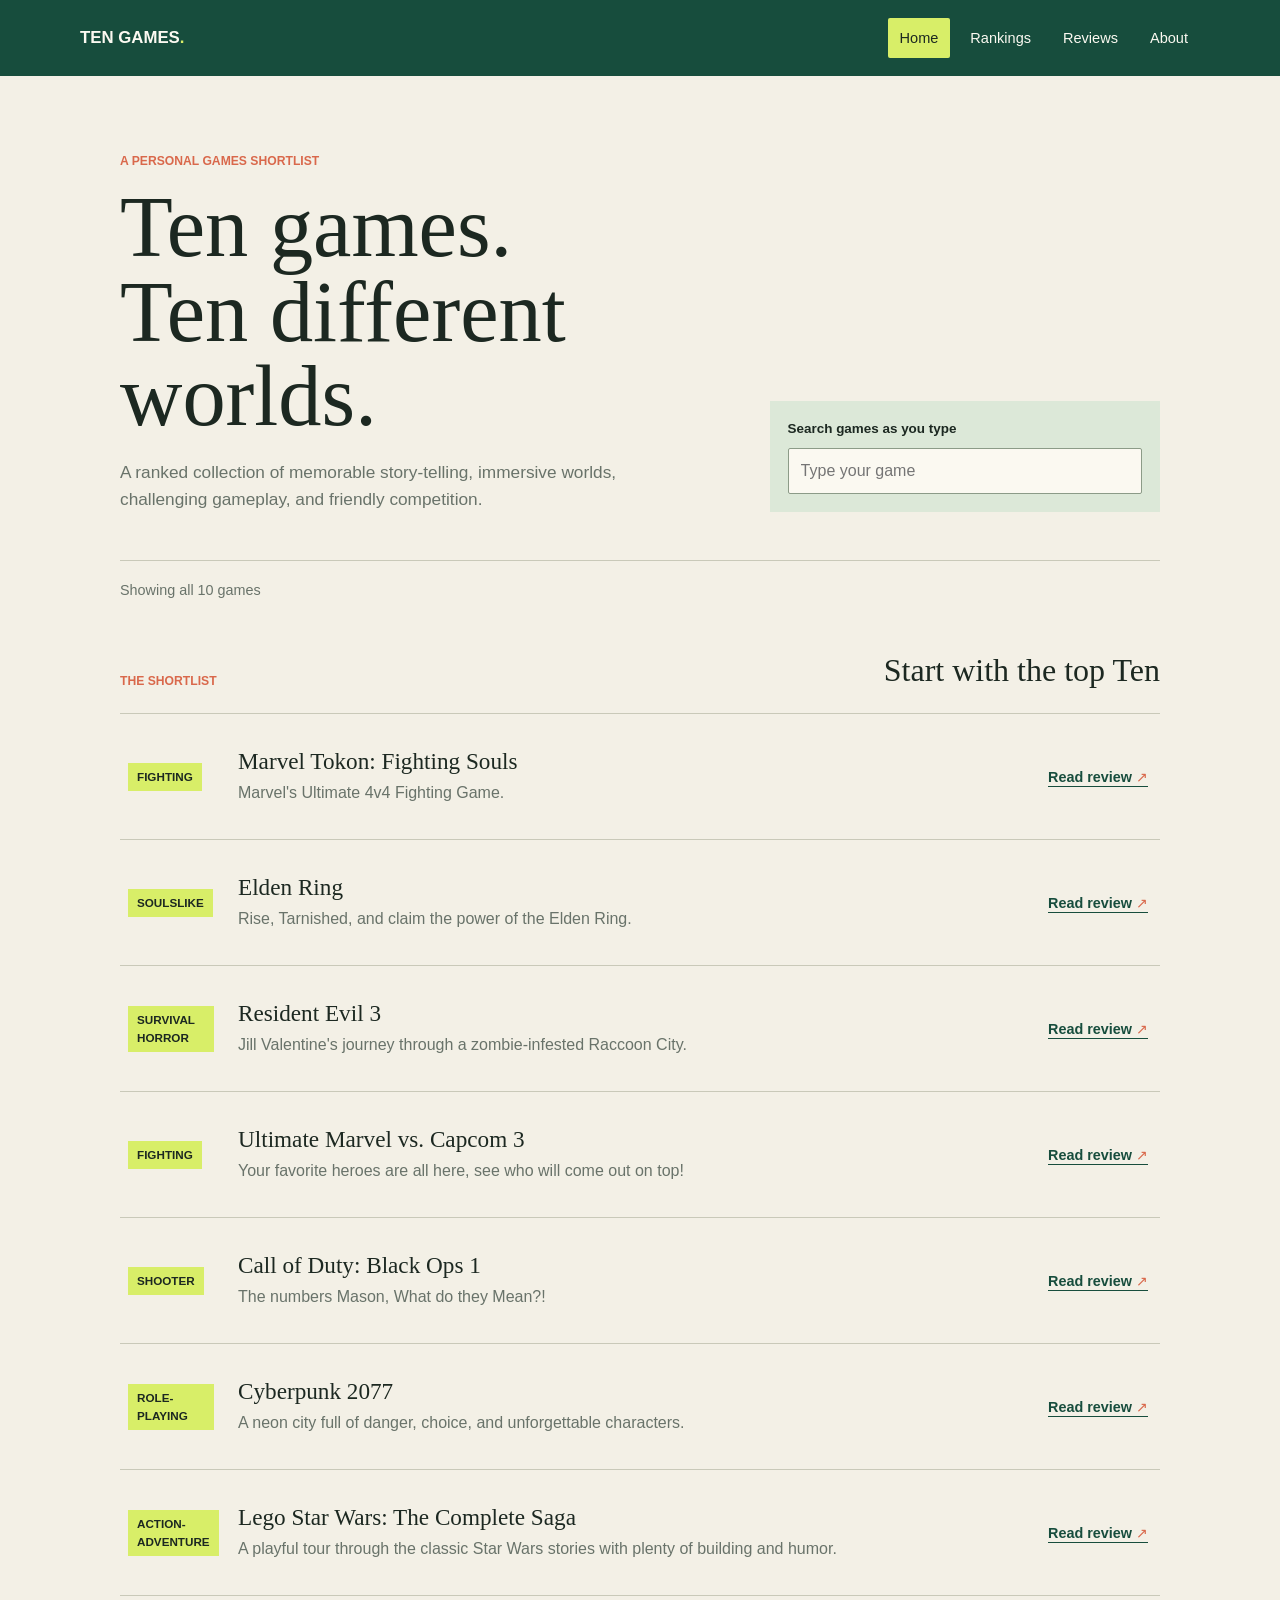
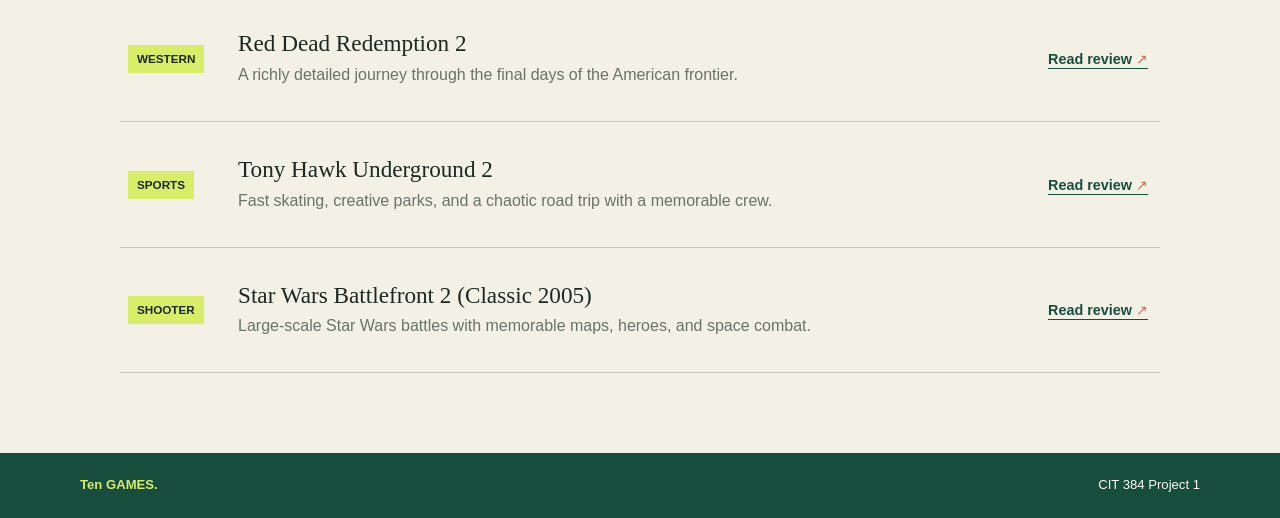
<file: index.html>
<!doctype html>
<html lang="en">
<head>
  <meta charset="utf-8">
  <meta name="viewport" content="width=device-width, initial-scale=1">
  <meta name="description" content="A personal top ten list of favorite video games.">
  <title>Ten Games | Home</title>
  <link rel="stylesheet" href="CSS/style.css">
</head>
<body>
  <header class="site-header">
    <a class="site-name" href="index.html">TEN GAMES<span>.</span></a>
    <!-- The nav element is an MDN semantic landmark, here it groups the main site links together so
         users can move between the pages in a clear and consistent way. -->
    <nav class="site-nav" aria-label="Main navigation">
      <a href="index.html" aria-current="page">Home</a>
      <a href="rankings.html">Rankings</a>
      <a href="reviews.html">Reviews</a>
      <a href="about.html">About</a>
    </nav>
  </header>

  <!-- The main element is an MDN landmark that identifies the primary content of the page.
       It helps screen readers and browsers understand where the main information starts. -->
  <main class="page-shell">
    <!-- The section element groups related content into one logical area on the homepage.
         The class attribute applies the intro-home styling, and the heading structure keeps the content organized. -->
    <section class="intro intro-home">
      <p class="eyebrow">A personal games shortlist</p>
      <h1>Ten games.<br>Ten different worlds.</h1>
      <p class="intro-copy">A ranked collection of memorable story-telling, immersive worlds, challenging gameplay, and friendly competition.</p>
      <!-- The search element is an HTML5 semantic container from MDN. It groups the homepage
           search box so the input is clearly associated with a specific interactive feature on the page. -->
      <search class="game-search">
        <label for="game-search">Search games as you type</label>
        <input id="game-search" type="search" placeholder="Type your game" autocomplete="off">
      </search>
    </section>

    <!-- The role attribute is an MDN-supported HTML attribute. It is used here on the status
         message so assistive technology knows the text updates when the list changes. -->
    <p class="search-status" id="search-status" role="status" aria-live="polite">Showing all 10 games</p>

    <section class="home-ranking" aria-labelledby="list-heading">
      <div class="section-heading">
        <p class="eyebrow">The shortlist</p>
        <h2 id="list-heading">Start with the top Ten</h2>
      </div>
      <!-- The ol element is an ordered list from MDN. It is used here because the game entries
           are intentionally ranked in order. -->
      <ol class="game-list">
        <li class="game-entry" id="marvel-tokon-fighting-souls">
          <span class="game-genre">Fighting</span>
          <div><h3>Marvel Tokon: Fighting Souls</h3><p>Marvel's Ultimate 4v4 Fighting Game.</p></div>
          <a class="text-link" href="reviews.html#marvel-tokon-review">Read review <span aria-hidden="true">↗</span></a>
        </li>
        <li class="game-entry" id="elden-ring">
          <span class="game-genre">Soulslike</span>
          <div><h3>Elden Ring</h3><p>Rise, Tarnished, and claim the power of the Elden Ring.</p></div>
          <a class="text-link" href="reviews.html#elden-ring-review">Read review <span aria-hidden="true">↗</span></a>
        </li>
        <li class="game-entry" id="resident-evil-3">
          <span class="game-genre">Survival Horror</span>
          <div><h3>Resident Evil 3</h3><p>Jill Valentine's journey through a zombie-infested Raccoon City.</p></div>
          <a class="text-link" href="reviews.html#resident-evil-3-review">Read review <span aria-hidden="true">↗</span></a>
        </li>
        <li class="game-entry" id="ultimate-marvel-vs-capcom-3">
          <span class="game-genre">Fighting</span>
          <div><h3>Ultimate Marvel vs. Capcom 3</h3><p>Your favorite heroes are all here, see who will come out on top!</p></div>
          <a class="text-link" href="reviews.html#ultimate-marvel-vs-capcom-3-review">Read review <span aria-hidden="true">↗</span></a>
        </li>
        <li class="game-entry" id="call-of-duty-black-ops-1">
          <span class="game-genre">Shooter</span>
          <div><h3>Call of Duty: Black Ops 1</h3><p>The numbers Mason, What do they Mean?!</p></div>
          <a class="text-link" href="reviews.html#call-of-duty-black-ops-1-review">Read review <span aria-hidden="true">↗</span></a>
        </li>
        <li class="game-entry" id="cyberpunk-2077">
          <span class="game-genre">Role-playing</span>
          <div><h3>Cyberpunk 2077</h3><p>A neon city full of danger, choice, and unforgettable characters.</p></div>
          <a class="text-link" href="reviews.html#cyberpunk-2077-review">Read review <span aria-hidden="true">↗</span></a>
        </li>
        <li class="game-entry" id="lego-star-wars-the-complete-saga">
          <span class="game-genre">Action-adventure</span>
          <div><h3>Lego Star Wars: The Complete Saga</h3><p>A playful tour through the classic Star Wars stories with plenty of building and humor.</p></div>
          <a class="text-link" href="reviews.html#lego-star-wars-review">Read review <span aria-hidden="true">↗</span></a>
        </li>
        <li class="game-entry" id="red-dead-redemption-2">
          <span class="game-genre">Western</span>
          <div><h3>Red Dead Redemption 2</h3><p>A richly detailed journey through the final days of the American frontier.</p></div>
          <a class="text-link" href="reviews.html#red-dead-redemption-2-review">Read review <span aria-hidden="true">↗</span></a>
        </li>
        <li class="game-entry" id="tony-hawk-underground-2">
          <span class="game-genre">Sports</span>
          <div><h3>Tony Hawk Underground 2</h3><p>Fast skating, creative parks, and a chaotic road trip with a memorable crew.</p></div>
          <a class="text-link" href="reviews.html#tony-hawk-underground-2-review">Read review <span aria-hidden="true">↗</span></a>
        </li>
        <li class="game-entry" id="star-wars-battlefront-2-classic-2005">
          <span class="game-genre">Shooter</span>
          <div><h3>Star Wars Battlefront 2 (Classic 2005)</h3><p>Large-scale Star Wars battles with memorable maps, heroes, and space combat.</p></div>
          <a class="text-link" href="reviews.html#star-wars-battlefront-2-review">Read review <span aria-hidden="true">↗</span></a>
        </li>
      </ol>
    </section>
  </main>

  <!-- The footer element is an MDN landmark used to mark the end of the page content.
       It is used here for site branding and identity after the main content. -->
  <footer class="site-footer"><span>Ten GAMES.</span><span>CIT 384 Project 1</span></footer>
  <script>
    // This script makes the live search filter work.
    const searchInput = document.querySelector('#game-search');
    const gameEntries = document.querySelectorAll('.game-entry');
    const searchStatus = document.querySelector('#search-status');

    searchInput.addEventListener('input', () => {
      const query = searchInput.value.trim().toLowerCase();
      let visibleCount = 0;

      gameEntries.forEach((entry) => {
        const matches = entry.textContent.toLowerCase().includes(query);
        entry.hidden = !matches;
        if (matches) visibleCount += 1;
      });

      searchStatus.textContent = query
        ? `${visibleCount} ${visibleCount === 1 ? 'game' : 'games'} found`
        : `Showing all ${gameEntries.length} games`;
    });
  </script>
</body>
</html>
</file>
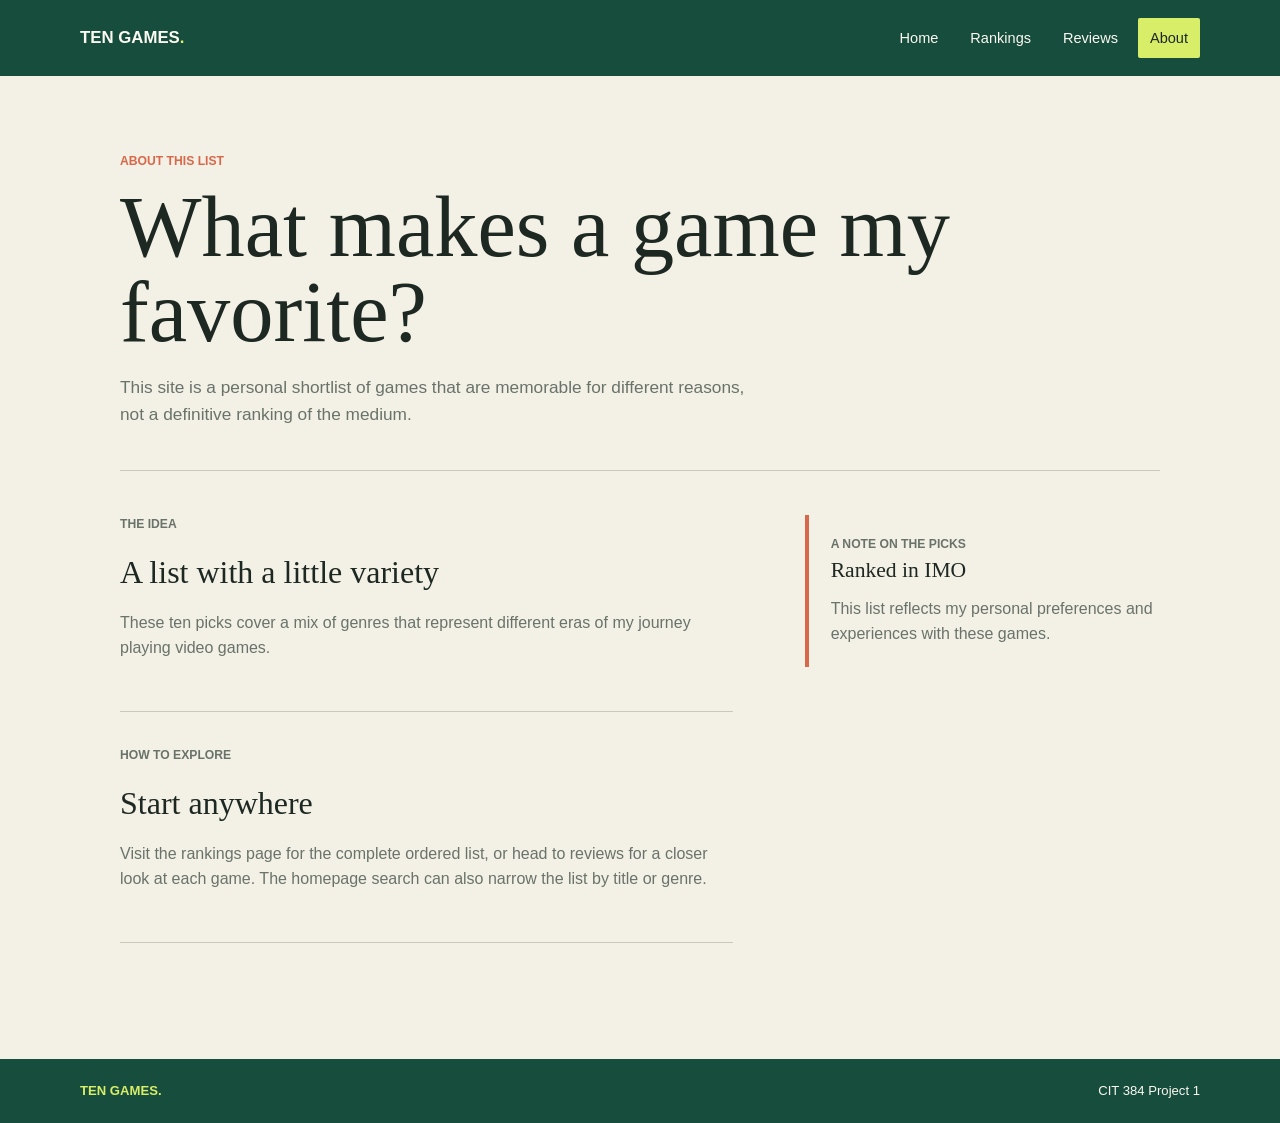
<file: about.html>
<!doctype html>
<html lang="en">
<head>
  <meta charset="utf-8">
  <meta name="viewport" content="width=device-width, initial-scale=1">
  <meta name="description" content="About this personal collection of favorite video games.">
  <title>Ten Games | About</title>
  <link rel="stylesheet" href="CSS/style.css">
</head>
<body>
  <header class="site-header">
    <a class="site-name" href="index.html">TEN GAMES<span>.</span></a>
    <!-- The nav element is an MDN semantic landmark. It groups the main site links together so
         users can move between the pages in a clear and consistent way. -->
    <nav class="site-nav" aria-label="Main navigation">
      <a href="index.html">Home</a>
      <a href="rankings.html">Rankings</a>
      <a href="reviews.html">Reviews</a>
      <a href="about.html" aria-current="page">About</a>
    </nav>
  </header>

  <!-- The main element it helps define the main informational area for this About page. -->
  <main class="page-shell">
    <section class="intro page-intro">
      <p class="eyebrow">About this list</p>
      <h1>What makes a game my favorite?</h1>
      <p class="intro-copy">This site is a personal shortlist of games that are memorable for different reasons, not a definitive ranking of the medium.</p>
    </section>

    <section class="about-content">
      <div class="about-grid">
        <div>
          <!-- The section element groups keeps the page readable and makes the structure easier to navigate. -->
          <section class="about-section">
            <p class="eyebrow">The idea</p>
            <h2>A list with a little variety</h2>
            <p>These ten picks cover a mix of genres that represent different eras of my journey playing video games.</p>
          </section>
          <section class="about-section">
            <p class="eyebrow">How to explore</p>
            <h2>Start anywhere</h2>
            <p>Visit the rankings page for the complete ordered list, or head to reviews for a closer look at each game. The homepage search can also narrow the list by title or genre.</p>
          </section>
        </div>
        <!-- The aside element is a semantic MDN section used here for supporting information
             related to the main content but not the main focus of the page. -->
        <aside class="about-aside">
          <p class="eyebrow">A note on the picks</p>
          <h2>Ranked in IMO</h2>
          <p>This list reflects my personal preferences and experiences with these games.</p>
        </aside>
      </div>
    </section>
  </main>

  <!-- The footer element is an MDN landmark used to mark the end of the page content.
       It is used here for site branding and identity after the About section. -->
  <footer class="site-footer"><span>TEN GAMES.</span><span>CIT 384 Project 1</span></footer>
</body>
</html>
</file>
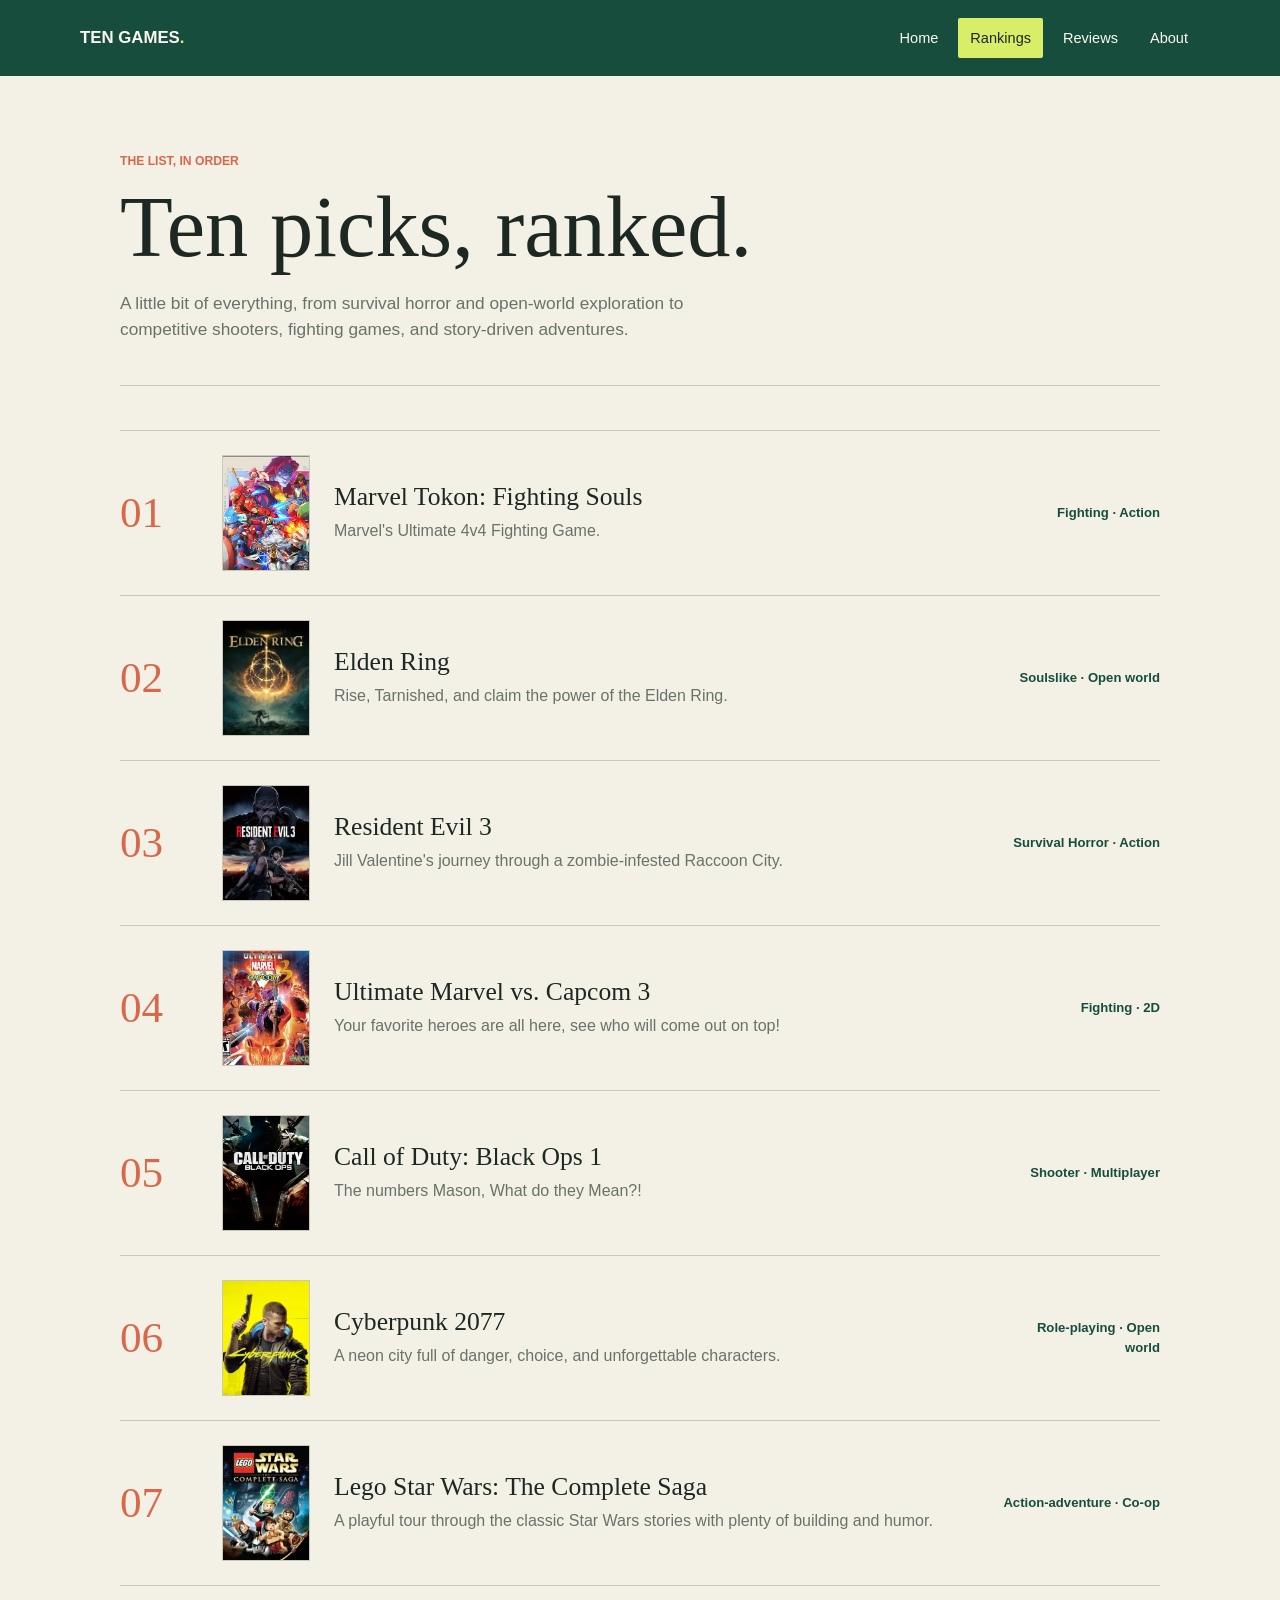
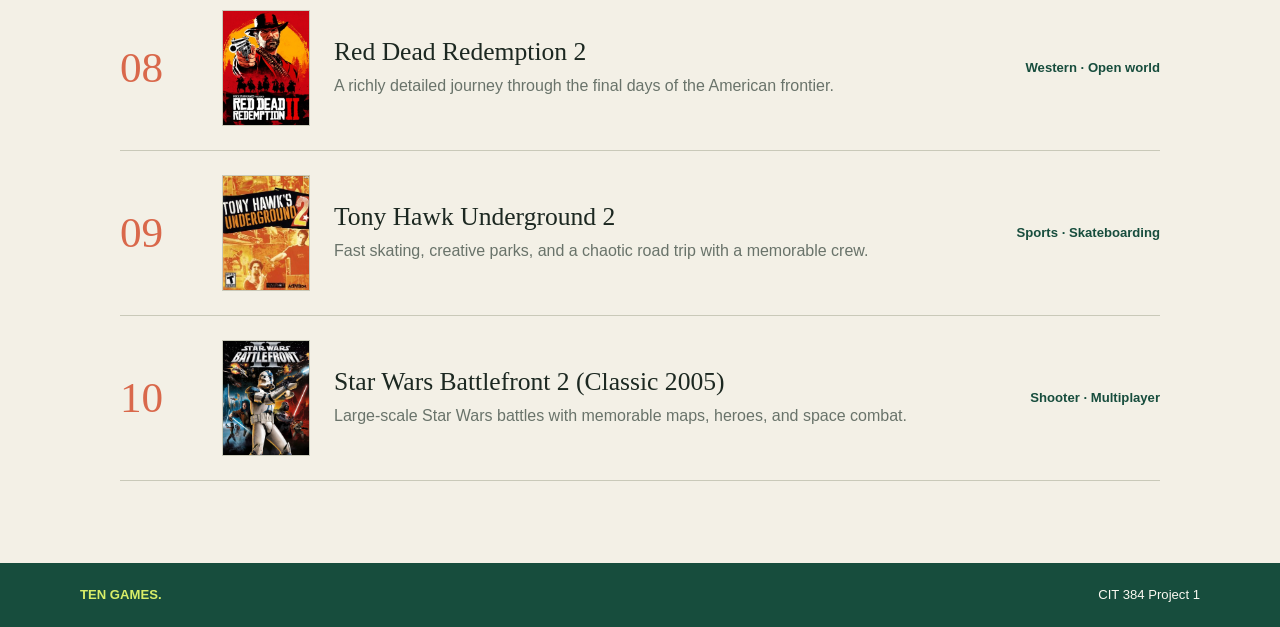
<file: rankings.html>
<!doctype html>
<html lang="en">
<head>
  <meta charset="utf-8">
  <meta name="viewport" content="width=device-width, initial-scale=1">
  <meta name="description" content="The top ten games, ranked with a short explanation for each pick.">
  <title>Ten Games | Rankings</title>
  <link rel="stylesheet" href="CSS/style.css">
</head>
<body>
  <header class="site-header">
    <a class="site-name" href="index.html">TEN GAMES<span>.</span></a>
    <!-- The nav element is an MDN semantic landmark. It groups the main site links together so
         users can move between the pages in a clear and consistent way. -->
    <nav class="site-nav" aria-label="Main navigation">
      <a href="index.html">Home</a>
      <a href="rankings.html" aria-current="page">Rankings</a>
      <a href="reviews.html">Reviews</a>
      <a href="about.html">About</a>
    </nav>
  </header>

  <!-- The main element is an MDN landmark that helps define the main information area so the ranked list is easy to focus on. -->
  <main class="page-shell">
    <section class="intro page-intro">
      <p class="eyebrow">The list, in order</p>
      <h1>Ten picks, ranked.</h1>
      <p class="intro-copy">A little bit of everything, from survival horror and open-world exploration to competitive shooters, fighting games, and story-driven adventures.</p>
    </section>

    <!-- The section element groups related content into one logical area.
         The aria-label attribute gives this section an accessible name for screen readers. -->
    <section class="rankings-content" aria-label="Ranked game list">
      <!-- The ol element is an ordered list from MDN. It is used here because the games are ranked
           from best to worst in a deliberate order. -->
      <ol class="ranking-list">
        <!-- The class attribute applies the same layout styling to each repeated ranking entry. -->
        <!-- The id attribute uniquely identifies each game so other pages can link directly to it. -->
        <li class="ranking-item" id="rank-marvel-tokon-fighting-souls">
          <!-- The aria-hidden attribute is an MDN accessibility feature used here to hide decorative
               numbering from screen readers while keeping the visual ranking visible to sighted users. -->
          <span class="ranking-number" aria-hidden="true">01</span>
          <img class="game-cover ranking-cover cover-tokon" src="images/tokon.jpg" alt="Marvel Tokon: Fighting Souls cover art">
          <div><h2 class="ranking-title">Marvel Tokon: Fighting Souls</h2><p>Marvel's Ultimate 4v4 Fighting Game.</p></div>
          <span class="ranking-aside">Fighting · Action</span>
        </li>
        <li class="ranking-item" id="rank-elden-ring">
          <span class="ranking-number" aria-hidden="true">02</span>
          <img class="game-cover ranking-cover" src="images/ER.jpg" alt="Elden Ring cover art">
          <div><h2 class="ranking-title">Elden Ring</h2><p>Rise, Tarnished, and claim the power of the Elden Ring.</p></div>
          <span class="ranking-aside">Soulslike · Open world</span>
        </li>
        <li class="ranking-item" id="rank-resident-evil-3">
          <span class="ranking-number" aria-hidden="true">03</span>
          <img class="game-cover ranking-cover" src="images/re3.jpg" alt="Resident Evil 3 cover art">
          <div><h2 class="ranking-title">Resident Evil 3</h2><p>Jill Valentine's journey through a zombie-infested Raccoon City.</p></div>
          <span class="ranking-aside">Survival Horror · Action</span>
        </li>
        <li class="ranking-item" id="rank-ultimate-marvel-vs-capcom-3">
          <span class="ranking-number" aria-hidden="true">04</span>
          <img class="game-cover ranking-cover" src="images/umvc3.jpg" alt="Ultimate Marvel vs. Capcom 3 cover art">
          <div><h2 class="ranking-title">Ultimate Marvel vs. Capcom 3</h2><p>Your favorite heroes are all here, see who will come out on top!</p></div>
          <span class="ranking-aside">Fighting · 2D</span>
        </li>
        <li class="ranking-item" id="rank-call-of-duty-black-ops-1">
          <span class="ranking-number" aria-hidden="true">05</span>
          <img class="game-cover ranking-cover" src="images/bo1.png" alt="Call of Duty: Black Ops cover art">
          <div><h2 class="ranking-title">Call of Duty: Black Ops 1</h2><p>The numbers Mason, What do they Mean?!</p></div>
          <span class="ranking-aside">Shooter · Multiplayer</span>
        </li>
        <li class="ranking-item" id="rank-cyberpunk-2077">
          <span class="ranking-number" aria-hidden="true">06</span>
          <img class="game-cover ranking-cover" src="images/cyber.jpg" alt="Cyberpunk 2077 cover art">
          <div><h2 class="ranking-title">Cyberpunk 2077</h2><p>A neon city full of danger, choice, and unforgettable characters.</p></div>
          <span class="ranking-aside">Role-playing · Open world</span>
        </li>
        <li class="ranking-item" id="rank-lego-star-wars-the-complete-saga">
          <span class="ranking-number" aria-hidden="true">07</span>
          <img class="game-cover ranking-cover" src="images/swtcs.webp" alt="Lego Star Wars: The Complete Saga cover art">
          <div><h2 class="ranking-title">Lego Star Wars: The Complete Saga</h2><p>A playful tour through the classic Star Wars stories with plenty of building and humor.</p></div>
          <span class="ranking-aside">Action-adventure · Co-op</span>
        </li>
        <li class="ranking-item" id="rank-red-dead-redemption-2">
          <span class="ranking-number" aria-hidden="true">08</span>
          <img class="game-cover ranking-cover" src="images/Red_Dead_Redemption_II.jpg" alt="Red Dead Redemption 2 cover art">
          <div><h2 class="ranking-title">Red Dead Redemption 2</h2><p>A richly detailed journey through the final days of the American frontier.</p></div>
          <span class="ranking-aside">Western · Open world</span>
        </li>
        <li class="ranking-item" id="rank-tony-hawk-underground-2">
          <span class="ranking-number" aria-hidden="true">09</span>
          <img class="game-cover ranking-cover" src="images/thug2.jpg" alt="Tony Hawk's Underground 2 cover art">
          <div><h2 class="ranking-title">Tony Hawk Underground 2</h2><p>Fast skating, creative parks, and a chaotic road trip with a memorable crew.</p></div>
          <span class="ranking-aside">Sports · Skateboarding</span>
        </li>
        <li class="ranking-item" id="rank-star-wars-battlefront-2-classic-2005">
          <span class="ranking-number" aria-hidden="true">10</span>
          <img class="game-cover ranking-cover" src="images/battlefront2.jpg" alt="Star Wars Battlefront II Classic 2005 cover art">
          <div><h2 class="ranking-title">Star Wars Battlefront 2 (Classic 2005)</h2><p>Large-scale Star Wars battles with memorable maps, heroes, and space combat.</p></div>
          <span class="ranking-aside">Shooter · Multiplayer</span>
        </li>
      </ol>
    </section>
  </main>

  <!-- The footer element is used here for site branding and identity after the main ranking list. -->
  <footer class="site-footer"><span>TEN GAMES.</span><span>CIT 384 Project 1</span></footer>
</body>
</html>
</file>
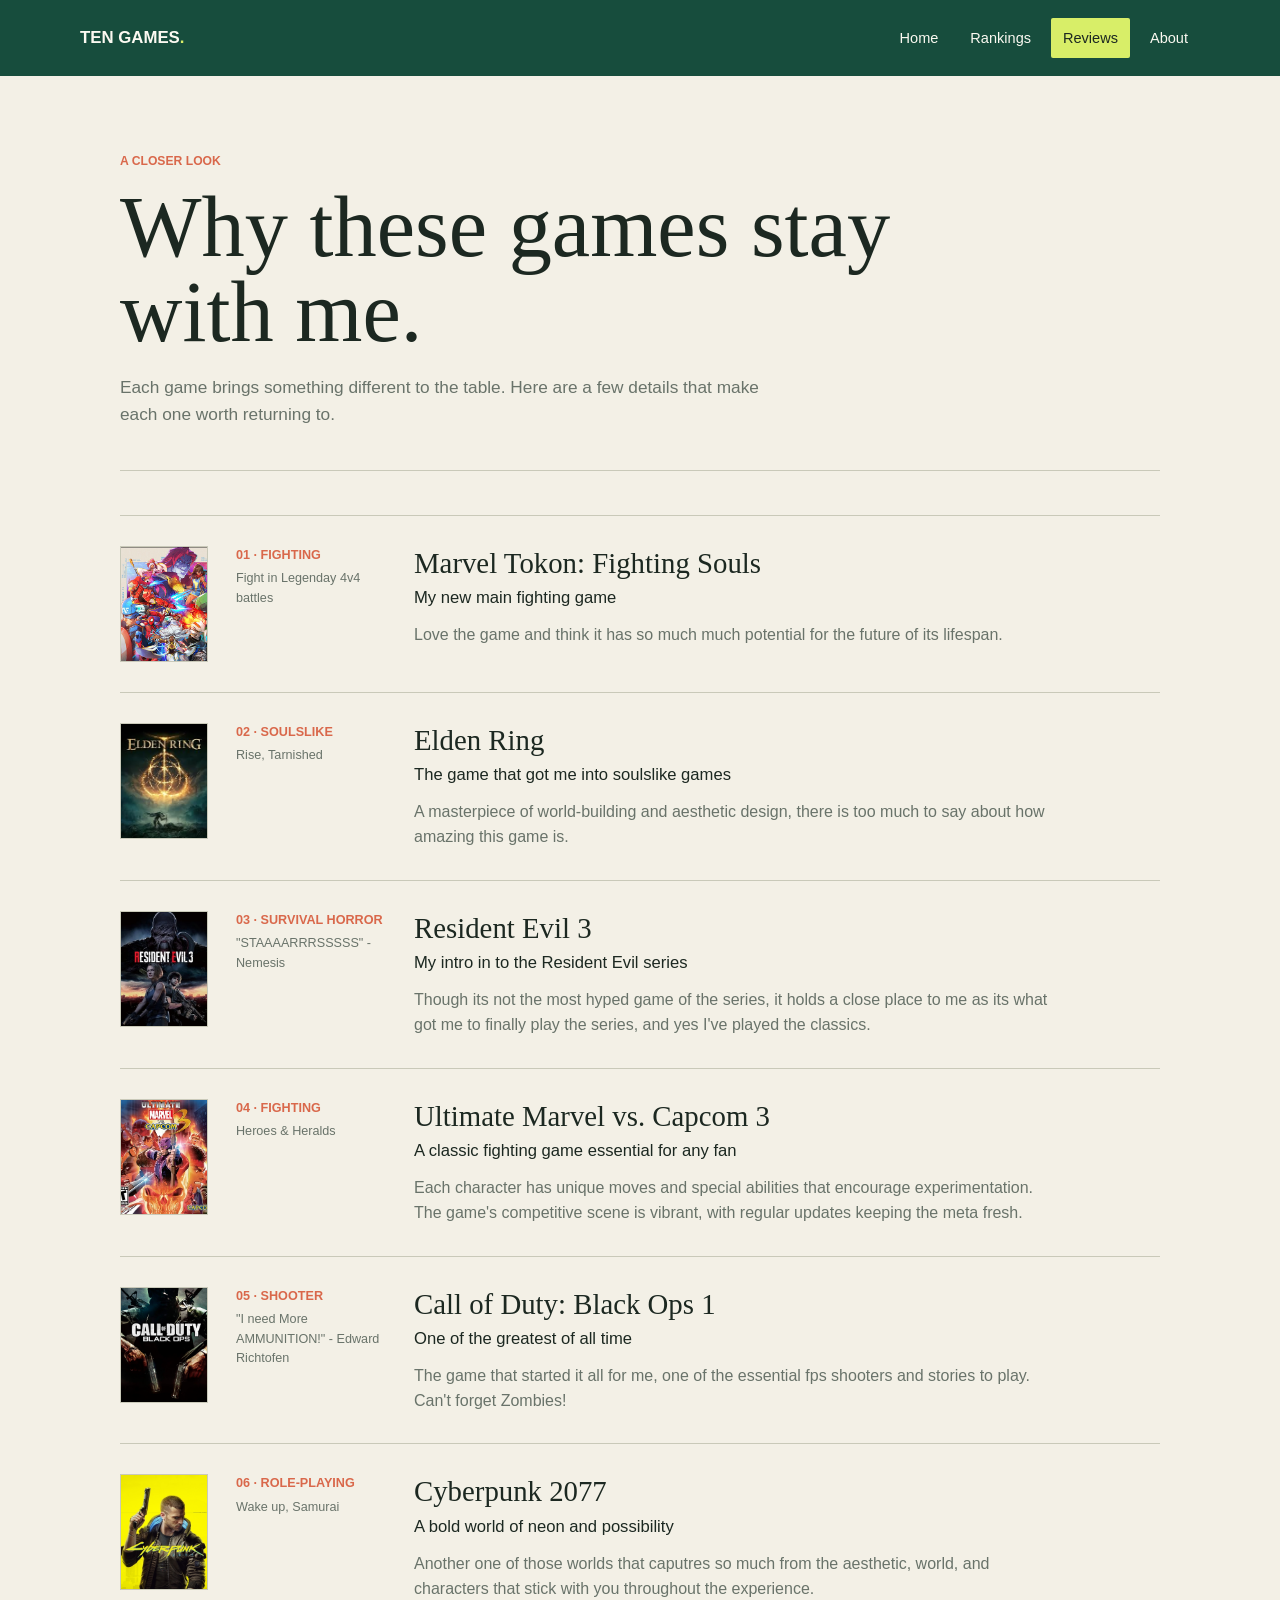
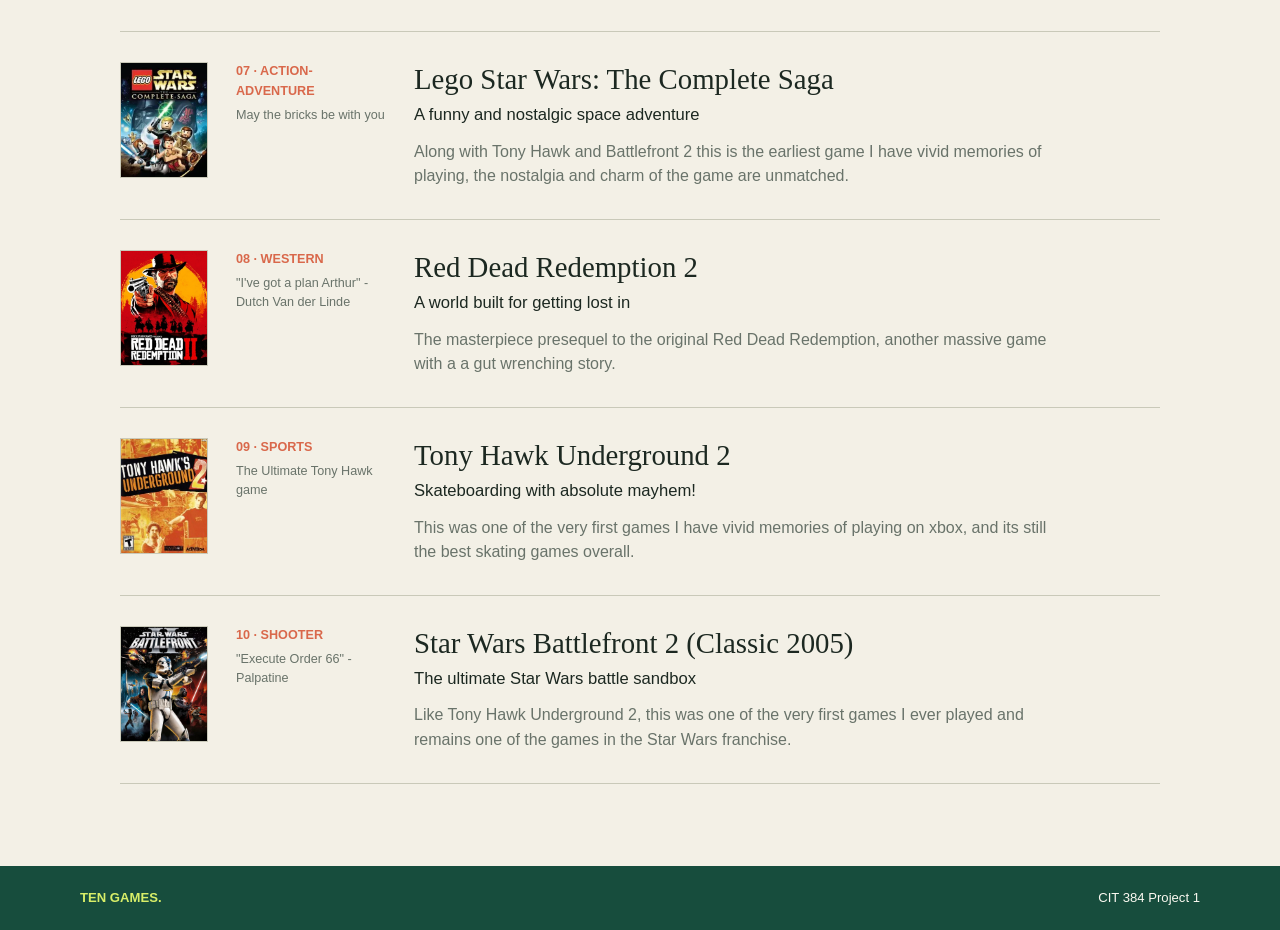
<file: reviews.html>
<!doctype html>
<html lang="en">
<head>
  <meta charset="utf-8">
  <meta name="viewport" content="width=device-width, initial-scale=1">
  <meta name="description" content="Short reviews of ten favorite video games.">
  <title>Ten Games | Reviews</title>
  <link rel="stylesheet" href="CSS/style.css">
</head>
<body>
  <header class="site-header">
    <a class="site-name" href="index.html">TEN GAMES<span>.</span></a>
    <!-- The nav element is an MDN semantic landmark. It groups the main site links together so
         users can move between the Home, Rankings, Reviews, and About pages in a consistent way. -->
    <nav class="site-nav" aria-label="Main navigation">
      <a href="index.html">Home</a>
      <a href="rankings.html">Rankings</a>
      <a href="reviews.html" aria-current="page">Reviews</a>
      <a href="about.html">About</a>
    </nav>
  </header>

  <!-- The main element is an MDN landmark, here it helps define the main information area for the reviews section. -->
  <main class="page-shell">
    <section class="intro page-intro">
      <p class="eyebrow">A closer look</p>
      <h1>Why these games stay with me.</h1>
      <p class="intro-copy">Each game brings something different to the table. Here are a few details that make each one worth returning to.</p>
    </section>

    <!-- The section element groups related review content into one logical area, the aria-label attribute gives the section a clear accessible name for screen readers. -->
    <section class="reviews-content" aria-label="Game reviews">
      <!-- The article element is a semantic MDN block used here for each individual review.
           The class attribute applies the same styling to every review, and the id attribute makes
           each review easy to link directly from other pages. -->
      <article class="review" id="marvel-tokon-review">
        <img class="game-cover review-cover cover-tokon" src="images/tokon.jpg" alt="Marvel Tokon: Fighting Souls cover art">
        <div class="review-meta">01 · Fighting<p>Fight in Legenday 4v4 battles</p></div>
        <div><h2>Marvel Tokon: Fighting Souls</h2><p class="review-summary">My new main fighting game</p><p>Love the game and think it has so much much potential for the future of its lifespan.</p></div>
      </article>
      <article class="review" id="elden-ring-review">
        <img class="game-cover review-cover" src="images/ER.jpg" alt="Elden Ring cover art">
        <div class="review-meta">02 · Soulslike<p>Rise, Tarnished</p></div>
        <div><h2>Elden Ring</h2><p class="review-summary">The game that got me into soulslike games</p><p>A masterpiece of world-building and aesthetic design, there is too much to say about how amazing this game is.</p></div>
      </article>
      <article class="review" id="resident-evil-3-review">
        <img class="game-cover review-cover" src="images/re3.jpg" alt="Resident Evil 3 cover art">
        <div class="review-meta">03 · Survival Horror<p>"STAAAARRRSSSSS" - Nemesis</p></div>
        <div><h2>Resident Evil 3</h2><p class="review-summary">My intro in to the Resident Evil series</p><p>Though its not the most hyped game of the series, it holds a close place to me as its what got me to finally play the series, and yes I've played the classics.</p></div>
      </article>
      <article class="review" id="ultimate-marvel-vs-capcom-3-review">
        <img class="game-cover review-cover" src="images/umvc3.jpg" alt="Ultimate Marvel vs. Capcom 3 cover art">
        <div class="review-meta">04 · Fighting<p>Heroes & Heralds</p></div>
        <div><h2>Ultimate Marvel vs. Capcom 3</h2><p class="review-summary">A classic fighting game essential for any fan</p><p>Each character has unique moves and special abilities that encourage experimentation. The game's competitive scene is vibrant, with regular updates keeping the meta fresh.</p></div>
      </article>  
      <article class="review" id="call-of-duty-black-ops-1-review">
        <img class="game-cover review-cover" src="images/bo1.png" alt="Call of Duty: Black Ops cover art">
      <div class="review-meta">05 · Shooter<p>"I need More AMMUNITION!" - Edward Richtofen</p></div>
        <div><h2>Call of Duty: Black Ops 1</h2><p class="review-summary">One of the greatest of all time</p><p>The game that started it all for me, one of the essential fps shooters and stories to play. Can't forget Zombies!</p></div>
      </article>
      <article class="review" id="cyberpunk-2077-review">
        <img class="game-cover review-cover" src="images/cyber.jpg" alt="Cyberpunk 2077 cover art">
        <div class="review-meta">06 · Role-playing<p>Wake up, Samurai</p></div>
        <div><h2>Cyberpunk 2077</h2><p class="review-summary">A bold world of neon and possibility</p><p>Another one of those worlds that caputres so much from the aesthetic, world, and characters that stick with you throughout the experience.</p></div>
      </article>
      <article class="review" id="lego-star-wars-review">
        <img class="game-cover review-cover" src="images/swtcs.webp" alt="Lego Star Wars: The Complete Saga cover art">
        <div class="review-meta">07 · Action-adventure<p>May the bricks be with you</p></div>   
        <div><h2>Lego Star Wars: The Complete Saga</h2><p class="review-summary">A funny and nostalgic space adventure</p><p>Along with Tony Hawk and Battlefront 2 this is the earliest game I have vivid memories of playing, the nostalgia and charm of the game are unmatched.</p></div>
      </article>
      <article class="review" id="red-dead-redemption-2-review">
        <img class="game-cover review-cover" src="images/Red_Dead_Redemption_II.jpg" alt="Red Dead Redemption 2 cover art">
        <div class="review-meta">08 · Western<p>"I've got a plan Arthur" - Dutch Van der Linde</p></div>
        <div><h2>Red Dead Redemption 2</h2><p class="review-summary">A world built for getting lost in</p><p>The masterpiece presequel to the original Red Dead Redemption, another massive game with a a gut wrenching story.</p></div>
      </article>
      <article class="review" id="tony-hawk-underground-2-review">
        <img class="game-cover review-cover" src="images/thug2.jpg" alt="Tony Hawk's Underground 2 cover art">
        <div class="review-meta">09 · Sports<p>The Ultimate Tony Hawk game</p></div>
        <div><h2>Tony Hawk Underground 2</h2><p class="review-summary">Skateboarding with absolute mayhem!</p><p>This was one of the very first games I have vivid memories of playing on xbox, and its still the best skating games overall.</p></div>
      </article>
      <article class="review" id="star-wars-battlefront-2-review">
        <img class="game-cover review-cover" src="images/battlefront2.jpg" alt="Star Wars Battlefront II Classic 2005 cover art">
        <div class="review-meta">10 · Shooter<p>"Execute Order 66" - Palpatine</p></div>
        <div><h2>Star Wars Battlefront 2 (Classic 2005)</h2><p class="review-summary">The ultimate Star Wars battle sandbox</p><p>Like Tony Hawk Underground 2, this was one of the very first games I ever played and remains one of the games in the Star Wars franchise.</p></div>
      </article>
    </section>
  </main>

  <!-- The footer element is an MDN landmark, it is used here for site branding and identity after the reviews section. -->
  <footer class="site-footer"><span>TEN GAMES.</span><span>CIT 384 Project 1</span></footer>
</body>
</html>
</file>
<file: CSS/style.css>
:root {
  /* CSS custom properties are a MDN-supported feature that stores reusable values.
     These variables are defined here and used throughout the site for colors, spacing,
     and typography so the design stays consistent across all pages. */
  color-scheme: light;
  --paper: #f3f0e6;
  --paper-light: #fbf9f1;
  --ink: #1c2821;
  --green: #174d3d;
  --green-soft: #dce8d8;
  --lime: #d8ee68;
  --coral: #d9684b;
  --muted: #69736a;
  --rule: #c9c9b9;
  font-family: Arial, Helvetica, sans-serif;
  font-synthesis: none;
}

/* Keep padding and borders inside declared sizes so grid dimensions stay predictable. */
* {
  box-sizing: border-box;
}

body {
  margin: 0;
  background: var(--paper);
  color: var(--ink);
  line-height: 1.55;
}

a {
  color: inherit;
}

.site-header {
  /* The flexbox layout is a core CSS feature from MDN used here to keep the header easy to
     read and keeps the layout responsive on smaller screens. */
  min-height: 76px;
  padding: 0 max(6vw, calc((100vw - 1120px) / 2));
  display: flex;
  align-items: center;
  justify-content: space-between;
  gap: 28px;
  background: var(--green);
  color: var(--paper-light);
}

.site-name {
  color: var(--paper-light);
  font-size: 1.05rem;
  font-weight: 800;
  text-decoration: none;
  white-space: nowrap;
}

.site-name span,
.site-footer span:first-child {
  color: var(--lime);
}

.site-nav {
  display: flex;
  align-items: center;
  gap: 8px;
}

.site-nav a {
  padding: 9px 12px;
  border-radius: 2px;
  color: var(--paper-light);
  font-size: 0.91rem;
  text-decoration: none;
}

.site-nav a:hover,
.site-nav a:focus-visible,
.site-nav a[aria-current="page"] {
  background: var(--lime);
  color: var(--ink);
}

.page-shell {
  /* This centered container keeps the content narrow on large screens while still using the
     full width of the browser on smaller screens. */
  width: min(100% - 48px, 1040px);
  margin: 0 auto;
}

.intro {
  padding: 76px 0 48px;
  border-bottom: 1px solid var(--rule);
}

.intro-home {
  /* The homepage intro uses CSS Grid, as three-column layout gives the heading room on the left while keeping the search box aligned
     neatly on the right. */
  display: grid;
  grid-template-columns: minmax(0, 1.2fr) minmax(240px, 0.8fr);
  column-gap: 64px;
  align-items: end;
}

.intro-home .eyebrow,
.intro-home h1 {
  grid-column: 1;
}

.intro-home .intro-copy {
  grid-column: 1;
  max-width: 520px;
  margin-bottom: 0;
}

.intro-home .game-search {
  /* This places the search panel in the right column and spans multiple grid rows so it lines up
     visually with the intro text and feels like part of the same section block. */
  grid-column: 2;
  grid-row: 1 / span 3;
  align-self: end;
}

.eyebrow {
  margin: 0 0 14px;
  color: var(--coral);
  font-size: 0.76rem;
  font-weight: 800;
  text-transform: uppercase;
}

/* Reset shared top margins; component rules below set the page's vertical rhythm. */
h1,
h2,
h3,
p {
  margin-top: 0;
}

h1,
.section-heading h2,
.about-section h2 {
  font-family: Georgia, "Times New Roman", serif;
  font-weight: 500;
}

h1 {
  max-width: 760px;
  margin-bottom: 20px;
  font-size: clamp(2.8rem, 7vw, 5.4rem);
  line-height: 0.98;
}

.page-intro h1 {
  max-width: 840px;
}

.intro-copy {
  max-width: 650px;
  color: var(--muted);
  font-size: 1.08rem;
}

.game-search {
  display: grid;
  gap: 8px;
  padding: 18px;
  background: var(--green-soft);
}

.game-search label {
  font-size: 0.84rem;
  font-weight: 700;
}

.game-search input {
  width: 100%;
  min-height: 46px;
  padding: 10px 12px;
  border: 1px solid #8c9b88;
  border-radius: 2px;
  background: var(--paper-light);
  color: var(--ink);
  font: inherit;
}

/* Make keyboard focus easy to spot while moving through the search control. */
.game-search input:focus-visible {
  outline: 3px solid var(--coral);
  outline-offset: 2px;
}

.search-status {
  min-height: 1.5em;
  margin: 18px 0 0;
  color: var(--muted);
  font-size: 0.9rem;
}

.home-ranking {
  padding: 44px 0 80px;
}

.section-heading {
  display: flex;
  align-items: end;
  justify-content: space-between;
  gap: 20px;
  margin-bottom: 18px;
}

.section-heading .eyebrow {
  margin-bottom: 5px;
}

.section-heading h2,
.about-section h2 {
  margin-bottom: 0;
  font-size: 2rem;
}

.game-list {
  margin: 0;
  padding: 0;
  list-style-position: inside;
}

.game-entry {
  /* Each homepage list item is arranged as a three-column grid, this created a clean, consistent card layout without needing a more
     complex nested structure in the HTML. */
  display: grid;
  grid-template-columns: 86px minmax(0, 1fr) auto;
  align-items: center;
  gap: 24px;
  min-height: 126px;
  padding: 22px 12px 22px 8px;
  border-top: 1px solid var(--rule);
}

.game-entry:last-child {
  border-bottom: 1px solid var(--rule);
}

.game-entry::marker {
  color: var(--coral);
  font-family: Georgia, "Times New Roman", serif;
  font-size: 1.6rem;
  font-weight: 700;
}

.game-entry[hidden] {
  display: none;
}

.game-genre {
  justify-self: start;
  padding: 5px 9px;
  background: var(--lime);
  color: var(--ink);
  font-size: 0.73rem;
  font-weight: 800;
  text-transform: uppercase;
}

.game-entry h3,
.review h2 {
  margin-bottom: 5px;
  font-family: Georgia, "Times New Roman", serif;
  font-size: 1.45rem;
  font-weight: 500;
  line-height: 1.2;
}

.game-entry p,
.review p {
  max-width: 650px;
  margin-bottom: 0;
  color: var(--muted);
}

.text-link {
  color: var(--green);
  font-size: 0.9rem;
  font-weight: 700;
  text-decoration-thickness: 1px;
  text-underline-offset: 4px;
}

.text-link:hover {
  color: var(--coral);
}

.text-link span {
  color: var(--coral);
}

.page-intro {
  padding-bottom: 42px;
}

.page-intro .intro-copy {
  margin-bottom: 0;
}

.rankings-content,
.reviews-content,
.about-content {
  padding: 44px 0 82px;
}

.ranking-list {
  counter-reset: ranking;
  margin: 0;
  padding: 0;
  list-style: none;
}

.ranking-item {
  /* The ranking page uses a similar grid pattern, but the right column is reserved for the
     genre tag so the list remains readable and evenly spaced while preserving the numeric order. */
  counter-increment: ranking;
  display: grid;
  grid-template-columns: 78px 88px minmax(0, 1fr) 160px;
  align-items: center;
  gap: 24px;
  padding: 24px 0;
  border-top: 1px solid var(--rule);
}

.ranking-item:last-child {
  border-bottom: 1px solid var(--rule);
}

.ranking-number {
  color: var(--coral);
  font-family: Georgia, "Times New Roman", serif;
  font-size: 2.7rem;
  line-height: 1;
}

.ranking-title {
  margin-bottom: 6px;
  font-family: Georgia, "Times New Roman", serif;
  font-size: 1.6rem;
  font-weight: 500;
  line-height: 1.2;
}

.ranking-item p {
  max-width: 650px;
  margin-bottom: 0;
  color: var(--muted);
}

.ranking-aside {
  justify-self: end;
  color: var(--green);
  font-size: 0.82rem;
  font-weight: 700;
  text-align: right;
}

/* Fixed thumbnail boxes crop artwork, so object-position shifts the crop for specific covers. */
.game-cover {
  display: block;
  width: 100%;
  border: 1px solid var(--rule);
  object-fit: cover;
  object-position: center;
}

.ranking-cover {
  width: 88px;
  height: 116px;
}

.cover-tokon {
  object-position: 72% center;
}

.review {
  /* Each review is styled as a three-column layout so the left side can hold the category metadata
     while the right side keeps the longer review text easy to scan. The scroll-margin-top helps
     anchor links land cleanly when a review is opened from another page. */
  display: grid;
  grid-template-columns: 88px 150px minmax(0, 1fr);
  gap: 28px;
  padding: 30px 0;
  border-top: 1px solid var(--rule);
  scroll-margin-top: 24px;
}

.review:last-child {
  border-bottom: 1px solid var(--rule);
}

.review-cover {
  height: 116px;
}

.review-meta {
  color: var(--coral);
  font-size: 0.79rem;
  font-weight: 800;
  text-transform: uppercase;
}

.review-meta p {
  margin: 4px 0 0;
  color: var(--muted);
  font-weight: 400;
  text-transform: none;
}

.review h2 {
  font-size: 1.8rem;
}

.review .review-summary {
  margin-bottom: 12px;
  color: var(--ink);
  font-size: 1.04rem;
}

.about-grid {
  /* This layout creates a main content column and a smaller side note column. The sidebar stays
     narrow while the main text keeps a roomy reading area, which makes the About page feel balanced. */
  display: grid;
  grid-template-columns: minmax(0, 1fr) minmax(240px, 0.58fr);
  gap: 72px;
}

.about-section {
  padding: 0 0 34px;
  border-bottom: 1px solid var(--rule);
  margin-bottom: 34px;
}

.about-section h2 {
  margin-bottom: 14px;
}

.about-section p {
  max-width: 650px;
  color: var(--muted);
}

.about-aside {
  align-self: start;
  padding: 20px 0 20px 22px;
  border-left: 4px solid var(--coral);
}

.about-aside h2 {
  margin-bottom: 10px;
  font-family: Georgia, "Times New Roman", serif;
  font-size: 1.35rem;
  font-weight: 500;
}

.about-aside p {
  margin-bottom: 0;
  color: var(--muted);
}

.site-footer {
  display: flex;
  justify-content: space-between;
  gap: 20px;
  padding: 22px max(6vw, calc((100vw - 1120px) / 2));
  background: var(--green);
  color: var(--paper-light);
  font-size: 0.82rem;
}

.site-footer span:first-child {
  font-weight: 800;
}

@media (max-width: 700px) {
  /* The mobile media query rearranges the layout for smaller screens by stacking the header,
     expanding the cards, and collapsing the multi-column grids into a single-column flow. */
  .site-header {
    align-items: flex-start;
    flex-direction: column;
    gap: 12px;
    padding: 18px 24px;
  }

  .site-nav {
    width: 100%;
    flex-wrap: wrap;
    gap: 2px;
  }

  .site-nav a {
    padding: 7px 9px;
  }

  .page-shell {
    width: min(100% - 36px, 1040px);
  }

  .intro {
    padding-top: 52px;
  }

  .intro-home {
    display: block;
  }

  .intro-home .game-search {
    margin-top: 28px;
  }

  .game-entry {
    grid-template-columns: 1fr auto;
    gap: 12px;
    padding: 18px 6px;
  }

  .game-genre {
    grid-column: 1 / -1;
  }

  .game-entry > div {
    grid-column: 1 / -1;
  }

  .game-entry .text-link {
    grid-column: 1 / -1;
    justify-self: start;
  }

  /* Keep the rank, cover, and title in one compact row on narrow screens. */
  .ranking-item {
    grid-template-columns: 52px 62px minmax(0, 1fr);
    gap: 12px;
  }

  .ranking-cover {
    width: 62px;
    height: 82px;
  }

  .ranking-aside {
    grid-column: 3;
    justify-self: start;
    text-align: left;
  }

  /* Place cover and metadata together, with the longer review copy below them. */
  .review {
    grid-template-columns: 80px minmax(0, 1fr);
    gap: 10px 14px;
  }

  .review-cover {
    width: 80px;
    height: 106px;
  }

  .review > div:last-child {
    grid-column: 1 / -1;
  }

  .about-grid {
    grid-template-columns: 1fr;
    gap: 24px;
  }

  .site-footer {
    padding: 20px 24px;
  }
}
</file>
